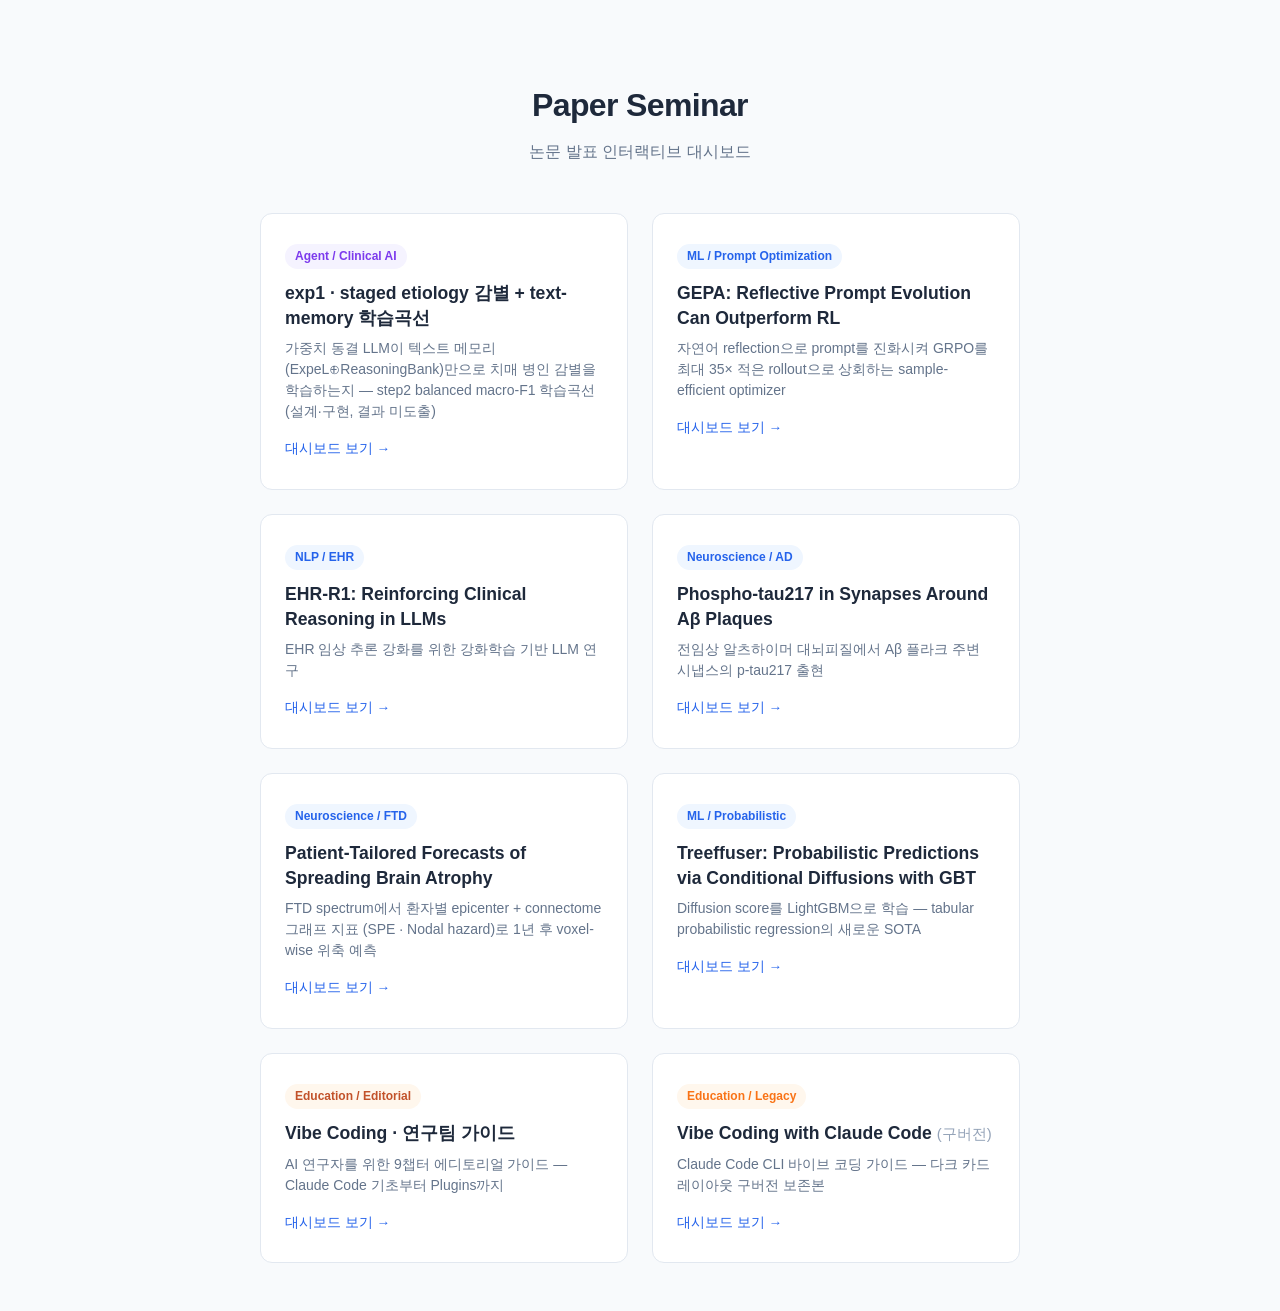
<file: index.html>
<!DOCTYPE html>
<html lang="ko">
<head>
  <meta charset="UTF-8">
  <meta name="viewport" content="width=device-width, initial-scale=1.0">
  <title>Paper Seminar Dashboards</title>
  <style>
    *, *::before, *::after { box-sizing: border-box; margin: 0; padding: 0; }
    html { font-size: 16px; }
    body {
      font-family: 'Pretendard', -apple-system, BlinkMacSystemFont, 'Segoe UI', sans-serif;
      background-color: #f8fafc;
      color: #1e293b;
      line-height: 1.6;
      min-height: 100vh;
      display: flex;
      flex-direction: column;
      align-items: center;
      padding: 80px 24px 48px;
    }
    h1 {
      font-size: 2rem;
      font-weight: 700;
      letter-spacing: -0.02em;
      margin-bottom: 8px;
    }
    .subtitle {
      color: #64748b;
      font-size: 1rem;
      margin-bottom: 48px;
    }
    .cards {
      display: grid;
      grid-template-columns: repeat(auto-fill, minmax(340px, 1fr));
      gap: 24px;
      max-width: 760px;
      width: 100%;
    }
    .card {
      background: #ffffff;
      border: 1px solid #e2e8f0;
      border-radius: 12px;
      padding: 28px 24px;
      text-decoration: none;
      color: inherit;
      transition: box-shadow 0.2s, transform 0.2s;
    }
    .card:hover {
      box-shadow: 0 8px 24px rgba(0,0,0,0.08);
      transform: translateY(-2px);
    }
    .card-tag {
      display: inline-block;
      font-size: 0.75rem;
      font-weight: 600;
      color: #2563eb;
      background: #eff6ff;
      padding: 3px 10px;
      border-radius: 999px;
      margin-bottom: 12px;
    }
    .card h2 {
      font-size: 1.1rem;
      font-weight: 600;
      line-height: 1.4;
      margin-bottom: 8px;
    }
    .card p {
      font-size: 0.875rem;
      color: #64748b;
      line-height: 1.5;
    }
    .card-arrow {
      display: inline-block;
      margin-top: 16px;
      font-size: 0.85rem;
      font-weight: 500;
      color: #2563eb;
    }
  </style>
</head>
<body>
  <h1>Paper Seminar</h1>
  <p class="subtitle">논문 발표 인터랙티브 대시보드</p>
  <div class="cards">
    <a class="card" href="./neuro-agent/">
      <span class="card-tag" style="color:#7c3aed;background:#f5f3ff;">Agent / Clinical AI</span>
      <h2>exp1 · staged etiology 감별 + text-memory 학습곡선</h2>
      <p>가중치 동결 LLM이 텍스트 메모리(ExpeL⊕ReasoningBank)만으로 치매 병인 감별을 학습하는지 — step2 balanced macro-F1 학습곡선 (설계·구현, 결과 미도출)</p>
      <span class="card-arrow">대시보드 보기 →</span>
    </a>
    <a class="card" href="./gepa/">
      <span class="card-tag">ML / Prompt Optimization</span>
      <h2>GEPA: Reflective Prompt Evolution Can Outperform RL</h2>
      <p>자연어 reflection으로 prompt를 진화시켜 GRPO를 최대 35× 적은 rollout으로 상회하는 sample-efficient optimizer</p>
      <span class="card-arrow">대시보드 보기 →</span>
    </a>
    <a class="card" href="./ehr-r1/">
      <span class="card-tag">NLP / EHR</span>
      <h2>EHR-R1: Reinforcing Clinical Reasoning in LLMs</h2>
      <p>EHR 임상 추론 강화를 위한 강화학습 기반 LLM 연구</p>
      <span class="card-arrow">대시보드 보기 →</span>
    </a>
    <a class="card" href="./ptau217/">
      <span class="card-tag">Neuroscience / AD</span>
      <h2>Phospho-tau217 in Synapses Around Aβ Plaques</h2>
      <p>전임상 알츠하이머 대뇌피질에서 Aβ 플라크 주변 시냅스의 p-tau217 출현</p>
      <span class="card-arrow">대시보드 보기 →</span>
    </a>
    <a class="card" href="./spreading_brain_atrophy/">
      <span class="card-tag">Neuroscience / FTD</span>
      <h2>Patient-Tailored Forecasts of Spreading Brain Atrophy</h2>
      <p>FTD spectrum에서 환자별 epicenter + connectome 그래프 지표 (SPE · Nodal hazard)로 1년 후 voxel-wise 위축 예측</p>
      <span class="card-arrow">대시보드 보기 →</span>
    </a>
    <a class="card" href="./Tree/">
      <span class="card-tag">ML / Probabilistic</span>
      <h2>Treeffuser: Probabilistic Predictions via Conditional Diffusions with GBT</h2>
      <p>Diffusion score를 LightGBM으로 학습 — tabular probabilistic regression의 새로운 SOTA</p>
      <span class="card-arrow">대시보드 보기 →</span>
    </a>
    <a class="card" href="./vibe-coding-edu/">
      <span class="card-tag" style="color:#c2522a;background:#fff7ed;">Education / Editorial</span>
      <h2>Vibe Coding · 연구팀 가이드</h2>
      <p>AI 연구자를 위한 9챕터 에디토리얼 가이드 — Claude Code 기초부터 Plugins까지</p>
      <span class="card-arrow">대시보드 보기 →</span>
    </a>
    <a class="card" href="./claude-code-guide/">
      <span class="card-tag" style="color:#f97316;background:#fff7ed;">Education / Legacy</span>
      <h2>Vibe Coding with Claude Code <span style="font-weight:400;color:#94a3b8;font-size:0.85em;">(구버전)</span></h2>
      <p>Claude Code CLI 바이브 코딩 가이드 — 다크 카드 레이아웃 구버전 보존본</p>
      <span class="card-arrow">대시보드 보기 →</span>
    </a>
  </div>
</body>
</html>
</file>
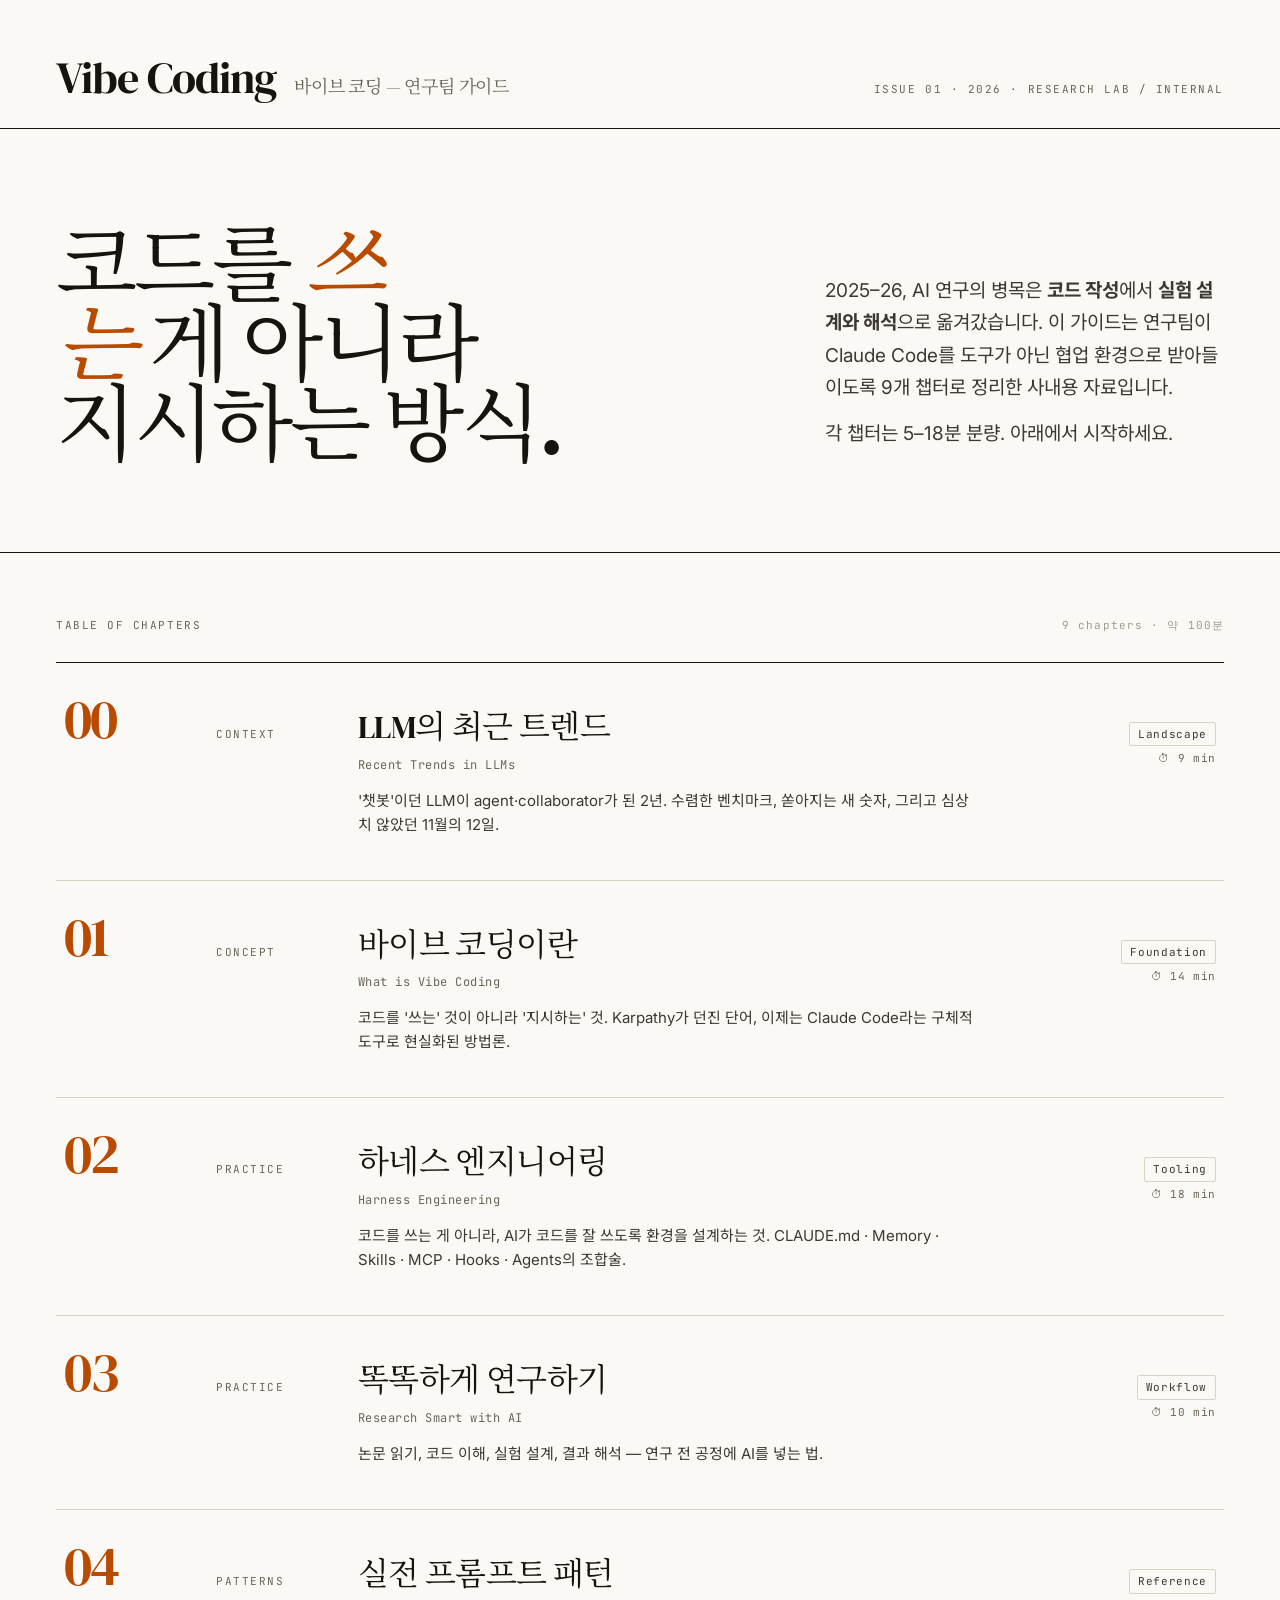
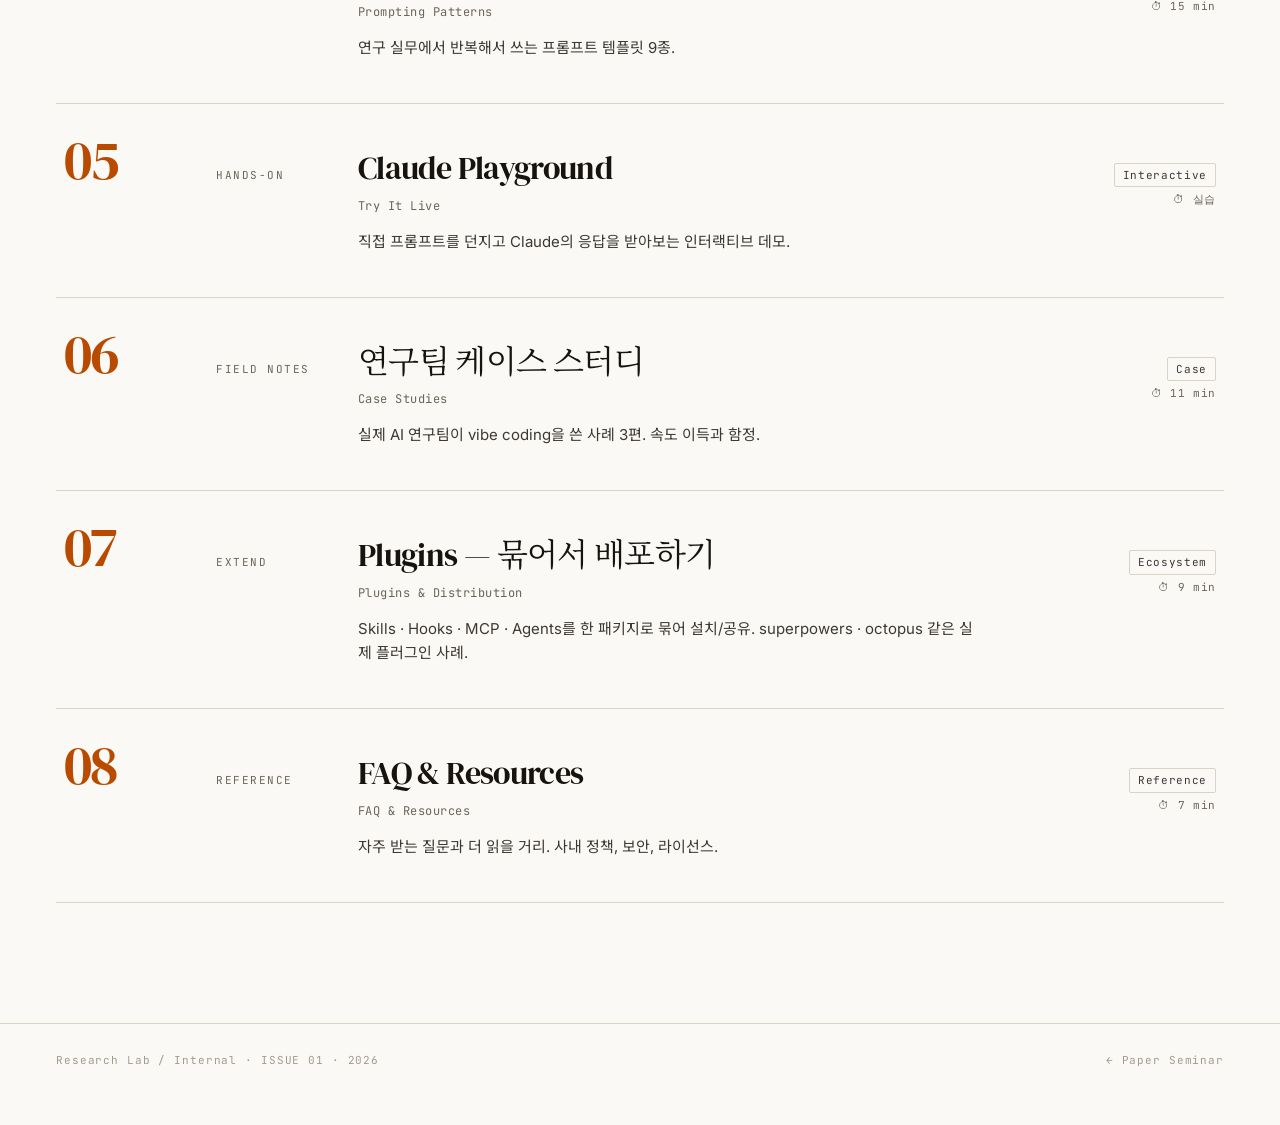
<file: vibe-coding-edu/index.html>
<!doctype html>
<html lang="ko">
<head>
  <meta charset="utf-8" />
  <title>Vibe Coding · 바이브 코딩 교육</title>
  <meta name="viewport" content="width=device-width, initial-scale=1" />
  <link rel="stylesheet" href="styles.css" />
  <link href="https://fonts.googleapis.com/css2?family=DM+Serif+Display&family=Inter:wght@400;500;600&family=JetBrains+Mono:wght@400;500&family=Noto+Serif+KR:wght@300;400;500;600;700&family=Noto+Sans+KR:wght@300;400;500;700&display=swap" rel="stylesheet" />
  <style>
    /* Match the final picks from chat: DM Serif + 본명조 + 본고딕 + accent hue 46 */
    :root {
      --serif: "DM Serif Display", "Noto Serif KR", Georgia, serif;
      --sans:  "Inter", "Noto Sans KR", -apple-system, system-ui, sans-serif;
      --accent:     oklch(0.62 0.15 46);
      --accent-ink: oklch(0.55 0.16 46);
    }

    .masthead {
      max-width: 1280px;
      margin: 0 auto;
      padding: 56px 56px 28px;
      display: flex;
      align-items: baseline;
      justify-content: space-between;
      gap: 24px;
      border-bottom: 1px solid var(--ink);
    }
    .masthead .lockup {
      display: flex;
      align-items: baseline;
      gap: 18px;
    }
    .masthead h1 {
      font-family: var(--serif);
      font-weight: 400;
      font-size: 44px;
      letter-spacing: -0.025em;
      margin: 0;
      line-height: 1;
    }
    .masthead .subtitle {
      font-family: var(--serif);
      color: var(--ink-3);
      font-size: 18px;
      letter-spacing: -0.01em;
    }
    .masthead .meta {
      font-family: var(--mono);
      font-size: 11px;
      color: var(--ink-3);
      letter-spacing: 0.14em;
      text-transform: uppercase;
      text-align: right;
    }

    .hero {
      max-width: 1280px;
      margin: 0 auto;
      padding: 96px 56px 88px;
      border-bottom: 1px solid var(--ink);
      display: grid;
      grid-template-columns: minmax(0, 7fr) minmax(0, 4fr);
      gap: 72px;
      align-items: end;
    }
    .hero h2 {
      font-family: var(--serif);
      font-weight: 400;
      font-size: 84px;
      line-height: 0.95;
      letter-spacing: -0.035em;
      margin: 0;
      text-wrap: balance;
    }
    .hero .lede {
      font-size: 19px;
      line-height: 1.7;
      color: var(--ink-2);
      max-width: 420px;
      text-wrap: pretty;
    }
    .hero .lede p { margin: 0 0 14px; }

    .toc {
      max-width: 1280px;
      margin: 0 auto;
      padding: 64px 56px 120px;
    }
    .toc-head {
      display: flex;
      justify-content: space-between;
      align-items: baseline;
      margin-bottom: 28px;
    }
    .toc-head .label {
      font-family: var(--mono);
      font-size: 11px;
      letter-spacing: 0.14em;
      text-transform: uppercase;
      color: var(--ink-3);
    }
    .toc-head .count {
      font-family: var(--mono);
      font-size: 11px;
      color: var(--ink-4);
      letter-spacing: 0.1em;
    }

    .ch-list {
      list-style: none;
      margin: 0;
      padding: 0;
      border-top: 1px solid var(--ink);
    }
    .ch-row {
      display: grid;
      grid-template-columns: 120px 110px minmax(0, 1fr) 100px;
      gap: 32px;
      align-items: baseline;
      padding: 28px 8px;
      border-bottom: 1px solid var(--line);
      color: var(--ink);
      transition: background 0.18s, padding 0.18s;
    }
    .ch-row:hover {
      background: var(--paper);
      padding-left: 16px;
    }
    .ch-num {
      font-family: var(--serif);
      font-size: 56px;
      line-height: 1;
      color: var(--accent-ink);
      letter-spacing: -0.03em;
      font-weight: 400;
    }
    .ch-kicker {
      font-family: var(--mono);
      font-size: 11px;
      letter-spacing: 0.14em;
      text-transform: uppercase;
      color: var(--ink-3);
    }
    .ch-title {
      font-family: var(--serif);
      font-weight: 400;
      font-size: 32px;
      line-height: 1.15;
      letter-spacing: -0.02em;
      margin: 0 0 10px;
      text-wrap: balance;
    }
    .ch-title-en {
      font-family: var(--mono);
      font-size: 12px;
      color: var(--ink-3);
      letter-spacing: 0.04em;
      margin-bottom: 10px;
    }
    .ch-summary {
      font-size: 15px;
      line-height: 1.6;
      color: var(--ink-2);
      max-width: 620px;
      text-wrap: pretty;
    }
    .ch-meta {
      font-family: var(--mono);
      font-size: 11px;
      color: var(--ink-3);
      letter-spacing: 0.06em;
      text-align: right;
      display: flex;
      flex-direction: column;
      gap: 4px;
      align-items: flex-end;
    }
    .ch-tag {
      padding: 3px 8px;
      border: 1px solid var(--line);
      color: var(--ink-2);
      border-radius: 2px;
    }

    .footer {
      max-width: 1280px;
      margin: 0 auto;
      padding: 28px 56px 56px;
      border-top: 1px solid var(--line);
      display: flex;
      justify-content: space-between;
      font-family: var(--mono);
      font-size: 11px;
      color: var(--ink-4);
      letter-spacing: 0.08em;
    }

    @media (max-width: 760px) {
      .masthead, .hero, .toc, .footer { padding-left: 24px; padding-right: 24px; }
      .hero { grid-template-columns: 1fr; gap: 36px; padding-top: 56px; padding-bottom: 56px; }
      .hero h2 { font-size: 50px; }
      .ch-row {
        grid-template-columns: 64px 1fr;
        gap: 18px;
        padding: 22px 0;
      }
      .ch-row:hover { padding-left: 6px; }
      .ch-num { font-size: 36px; }
      .ch-kicker, .ch-meta { grid-column: 2; text-align: left; align-items: flex-start; }
      .ch-body { grid-column: 2; }
      .ch-title { font-size: 24px; }
    }
  </style>
</head>
<body>
  <header class="masthead">
    <div class="lockup">
      <h1>Vibe Coding</h1>
      <span class="subtitle">바이브 코딩 — 연구팀 가이드</span>
    </div>
    <div class="meta" id="masthead-meta"></div>
  </header>

  <section class="hero">
    <h2>코드를 <em style="font-style: italic; color: var(--accent-ink);">쓰는</em> 게 아니라 <br/>지시하는 방식.</h2>
    <div class="lede">
      <p>2025–26, AI 연구의 병목은 <strong>코드 작성</strong>에서 <strong>실험 설계와 해석</strong>으로 옮겨갔습니다. 이 가이드는 연구팀이 Claude Code를 도구가 아닌 협업 환경으로 받아들이도록 9개 챕터로 정리한 사내용 자료입니다.</p>
      <p>각 챕터는 5–18분 분량. 아래에서 시작하세요.</p>
    </div>
  </section>

  <section class="toc">
    <div class="toc-head">
      <span class="label">Table of Chapters</span>
      <span class="count" id="ch-count"></span>
    </div>
    <ol class="ch-list" id="ch-list"></ol>
  </section>

  <footer class="footer">
    <span id="footer-org"></span>
    <a href="../index.html" style="color: inherit;">← Paper Seminar</a>
  </footer>

  <script src="data.js"></script>
  <script>
    (function () {
      const { meta, steps } = window.VIBE_DATA;

      document.getElementById('masthead-meta').textContent = `${meta.issue} · ${meta.org}`;
      document.getElementById('footer-org').textContent = `${meta.org} · ${meta.issue}`;
      document.getElementById('ch-count').textContent = `${steps.length} chapters · 약 100분`;

      const list = document.getElementById('ch-list');
      const frag = document.createDocumentFragment();

      steps.forEach((s) => {
        const li = document.createElement('li');
        const a = document.createElement('a');
        a.href = `detail.html?id=${s.id}`;
        a.className = 'ch-row';

        a.innerHTML = `
          <span class="ch-num">${s.num}</span>
          <span class="ch-kicker">${s.kicker}</span>
          <div class="ch-body">
            <h3 class="ch-title">${s.title}</h3>
            <div class="ch-title-en">${s.titleEn}</div>
            <p class="ch-summary">${s.summary}</p>
          </div>
          <div class="ch-meta">
            <span class="ch-tag">${s.tag}</span>
            <span>⏱ ${s.readTime}</span>
          </div>
        `;
        li.appendChild(a);
        frag.appendChild(li);
      });

      list.appendChild(frag);
    })();
  </script>
</body>
</html>
</file>
<file: vibe-coding-edu/styles.css>
/* Shared tokens + base for Vibe Coding edu site */
:root {
  --bg: #faf9f6;
  --bg-2: #f2f0e9;
  --ink: #17140f;
  --ink-2: #3d3832;
  --ink-3: #6b6459;
  --ink-4: #a29a8c;
  --line: #d9d3c4;
  --line-2: #e8e3d5;
  --accent: oklch(0.62 0.15 42);
  --accent-ink: #c2522a;
  --paper: #fffdf8;
  --ok: oklch(0.55 0.11 150);
  --warn: oklch(0.68 0.14 65);
  --bad: oklch(0.55 0.17 25);

  --serif: "DM Serif Display", "Noto Serif KR", "Times New Roman", Georgia, serif;
  --sans: "Inter", "Noto Sans KR", -apple-system, BlinkMacSystemFont, "Segoe UI", system-ui, sans-serif;
  --mono: "JetBrains Mono", ui-monospace, "SF Mono", Menlo, Consolas, monospace;
}

*, *::before, *::after { box-sizing: border-box; }
html, body { margin: 0; padding: 0; }
body {
  background: var(--bg);
  color: var(--ink);
  font-family: var(--sans);
  font-size: 15px;
  line-height: 1.5;
  -webkit-font-smoothing: antialiased;
  text-rendering: optimizeLegibility;
}

a { color: inherit; text-decoration: none; }
button { font-family: inherit; }

/* Utility */
.serif { font-family: var(--serif); font-weight: 400; letter-spacing: -0.01em; }
.mono  { font-family: var(--mono); }
.kicker {
  font-family: var(--mono);
  font-size: 11px;
  letter-spacing: 0.12em;
  text-transform: uppercase;
  color: var(--ink-3);
}
.hairline { height: 1px; background: var(--line); border: 0; margin: 0; }
.hairline-dark { height: 1px; background: var(--ink); border: 0; margin: 0; }

/* Scrollbar */
::-webkit-scrollbar { width: 10px; height: 10px; }
::-webkit-scrollbar-thumb { background: var(--line); border-radius: 5px; }
::-webkit-scrollbar-track { background: transparent; }

/* Selection */
::selection { background: var(--accent); color: var(--paper); }
</file>
